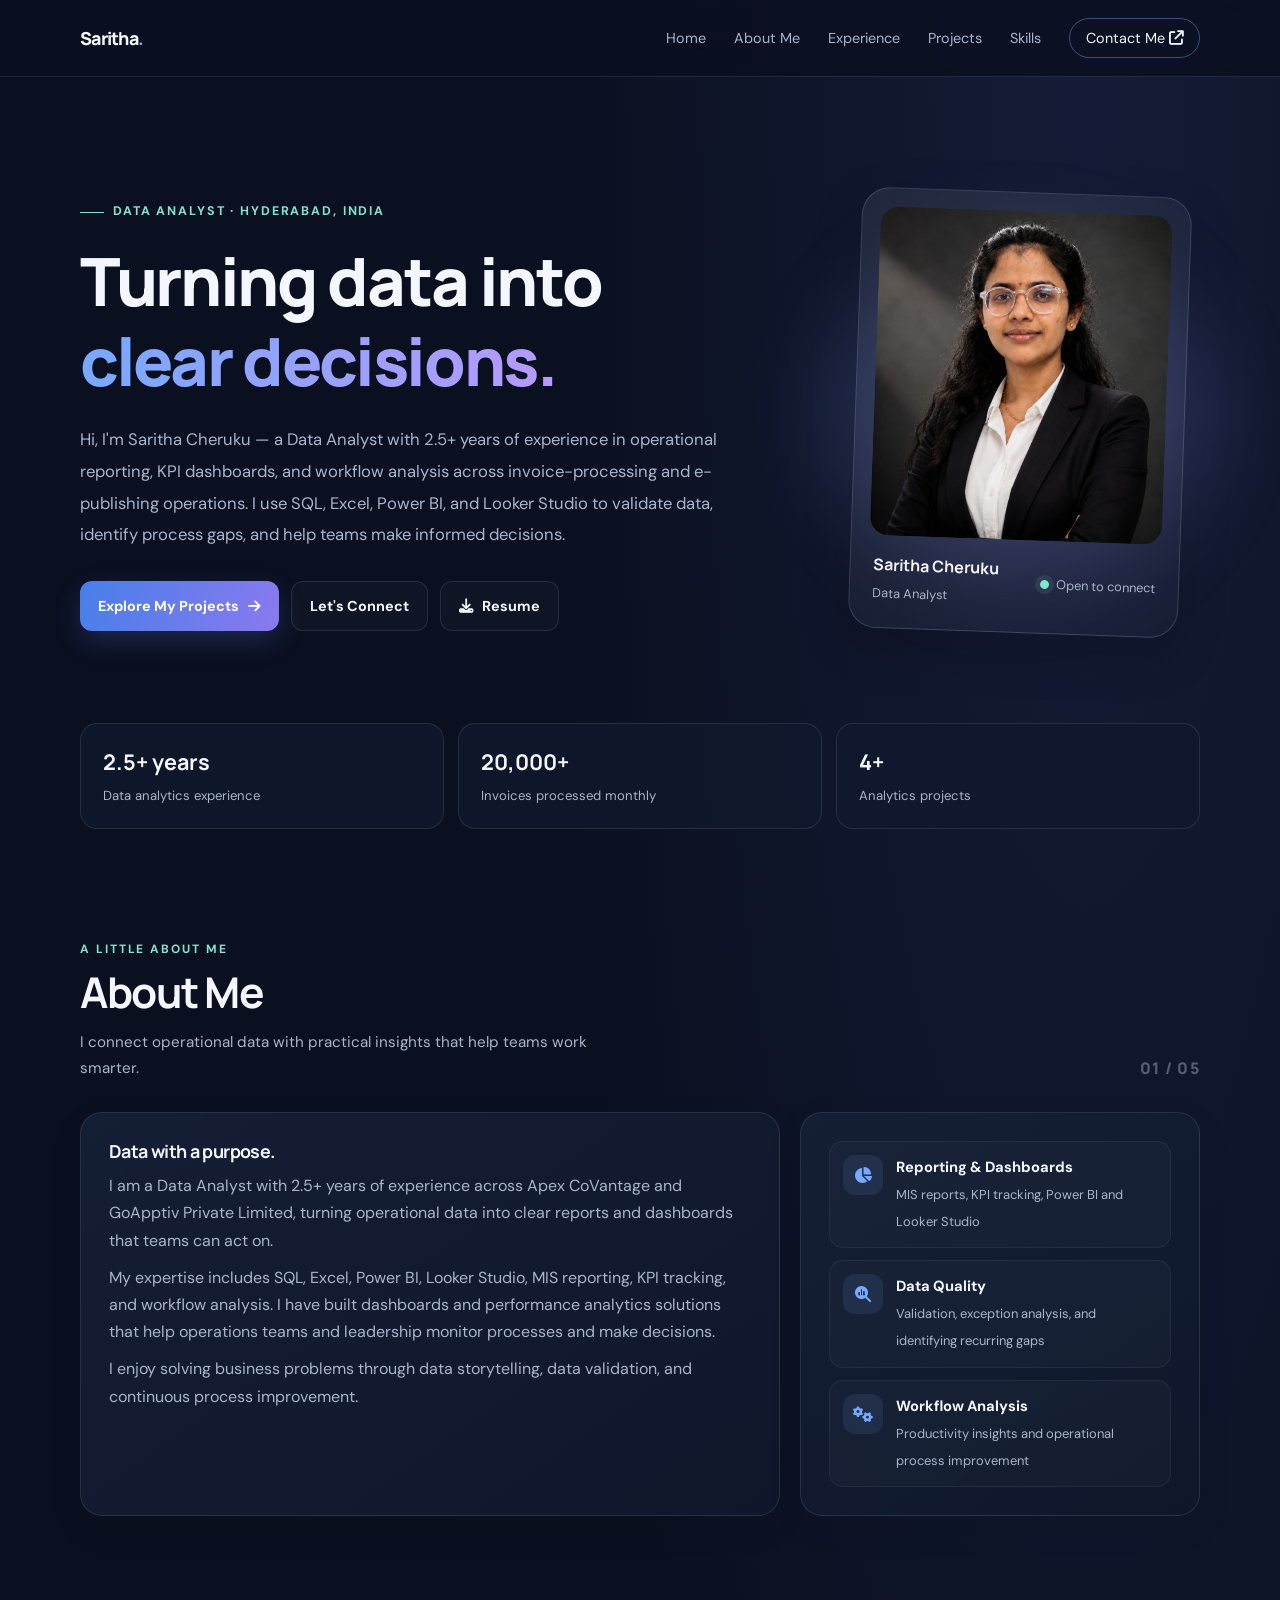
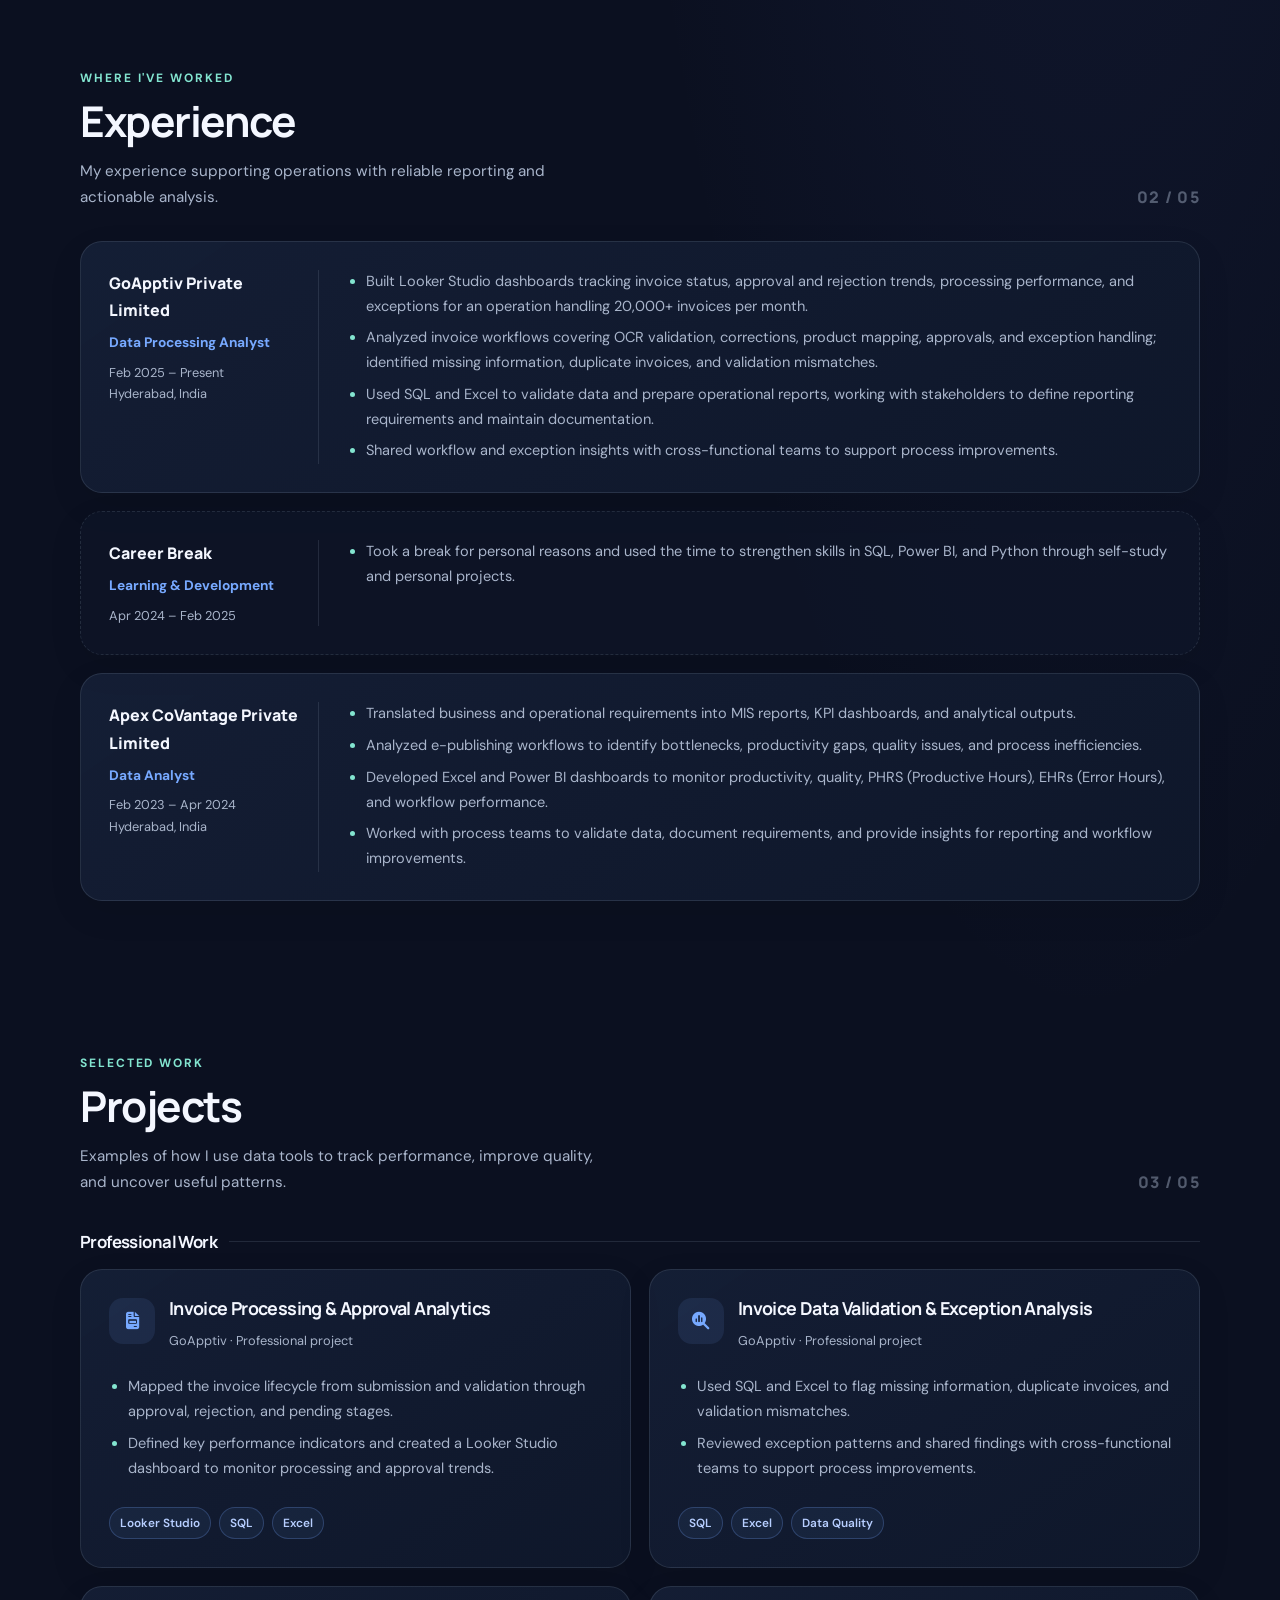
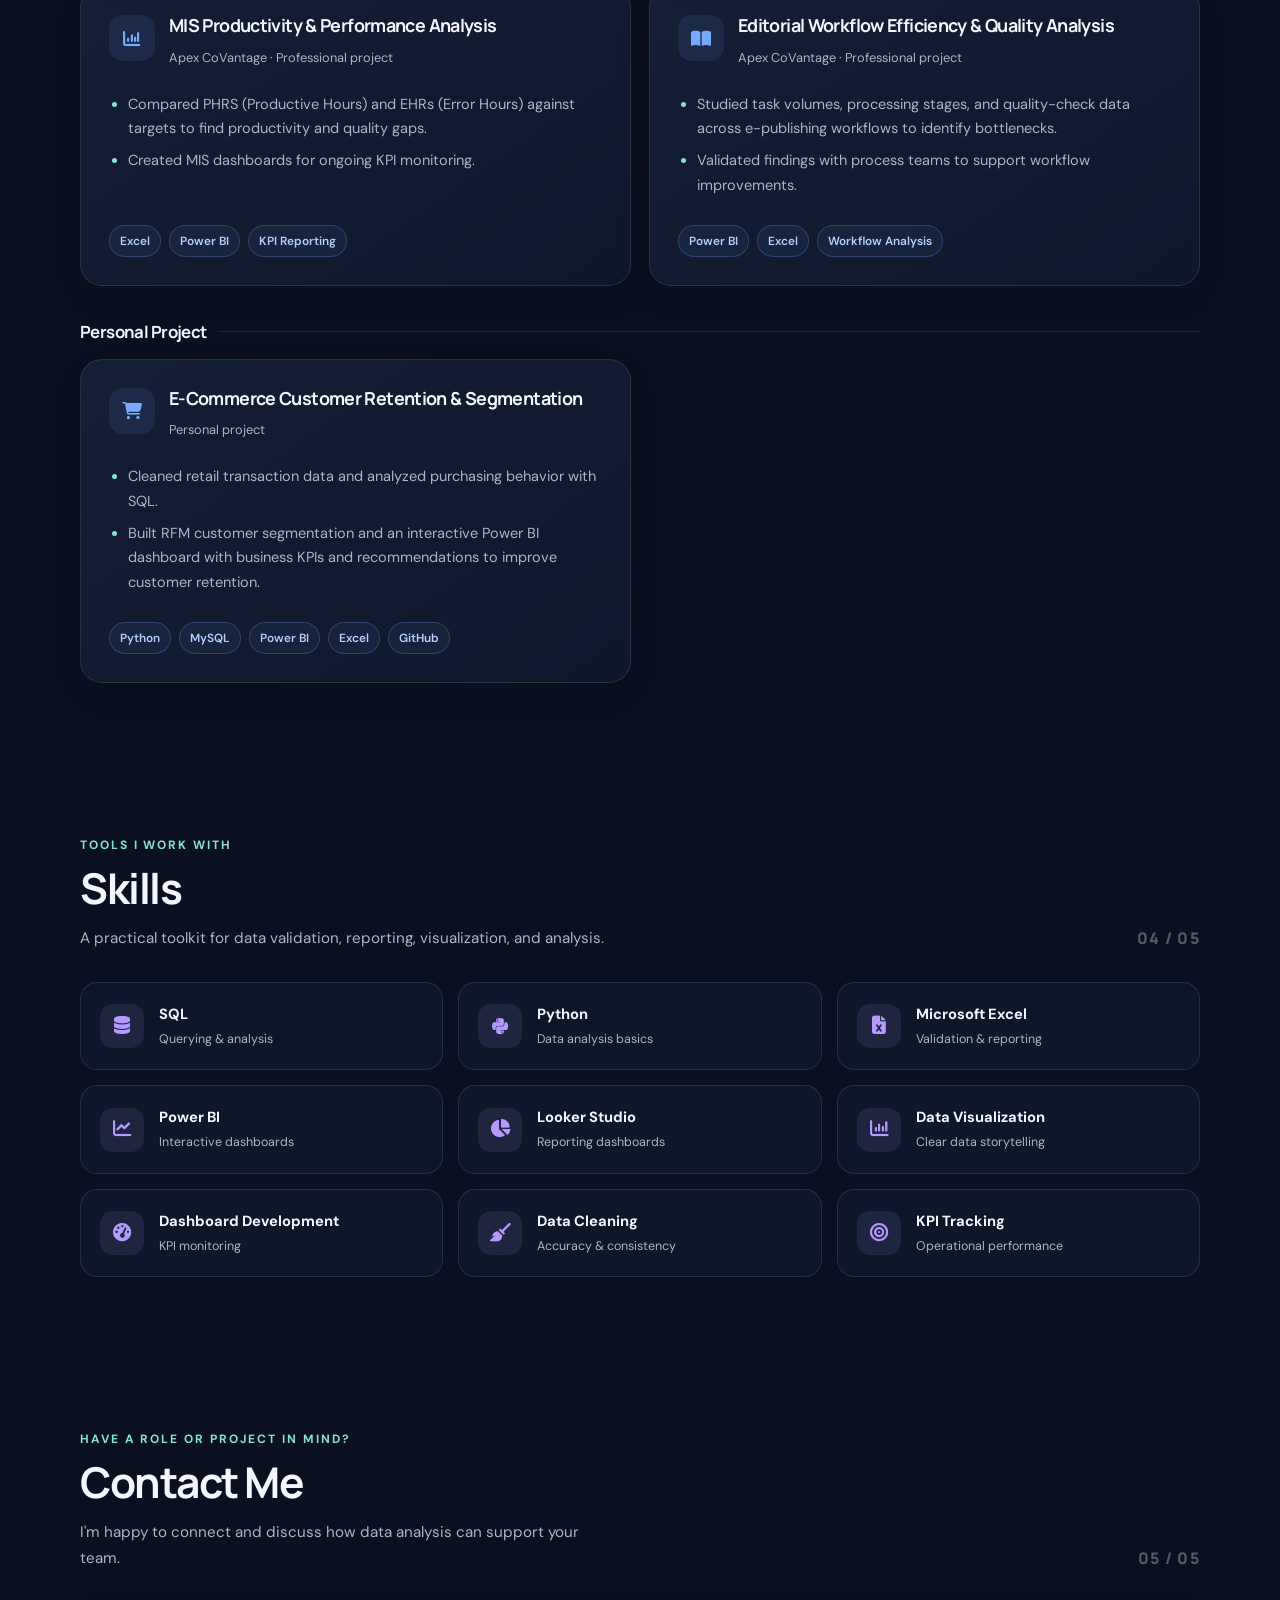
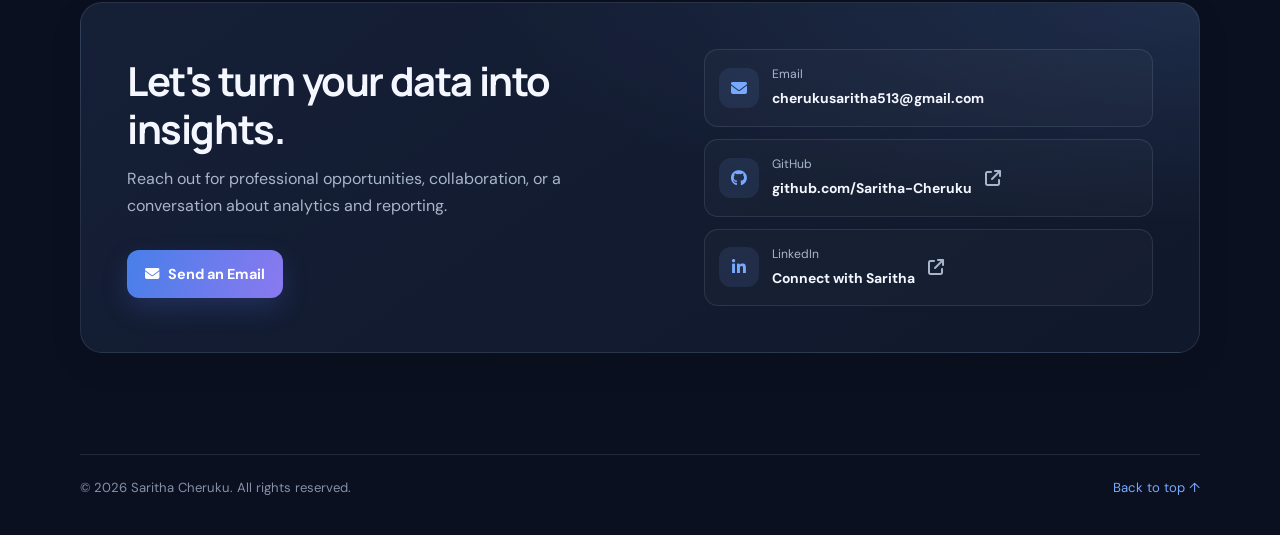
<file: index.html.html>
<!DOCTYPE html>
<html lang="en">
<head>
  <meta charset="UTF-8" />
  <meta name="viewport" content="width=device-width, initial-scale=1.0" />
  <meta name="theme-color" content="#0b1020" />
  <meta name="description" content="Saritha Cheruku — Data Analyst portfolio featuring experience, projects, and skills in SQL, Excel, Power BI, and Looker Studio." />
  <title>Saritha Cheruku | Data Analyst Portfolio</title>
  <link rel="preconnect" href="https://fonts.googleapis.com">
  <link rel="preconnect" href="https://fonts.gstatic.com" crossorigin>
  <link href="https://fonts.googleapis.com/css2?family=DM+Sans:wght@400;500;600;700&family=Manrope:wght@500;600;700;800&display=swap" rel="stylesheet">
  <link rel="stylesheet" href="https://cdnjs.cloudflare.com/ajax/libs/font-awesome/6.5.0/css/all.min.css">
  <style>
    :root{--bg:#0b1020;--surface:#111a2e;--surface-2:#151f36;--border:rgba(148,163,184,.17);--text:#f4f7ff;--muted:#a9b5cb;--blue:#77a9ff;--purple:#b49aff;--mint:#83e5d0;--radius:22px;--shadow:0 18px 50px rgba(0,0,0,.18)}
    *{box-sizing:border-box;margin:0;padding:0}
    html{scroll-behavior:smooth;scroll-padding-top:90px}
    body{font-family:'DM Sans',sans-serif;background:radial-gradient(ellipse at 85% 0%,rgba(82,105,210,.13),transparent 35%),var(--bg);color:var(--text);line-height:1.7;overflow-x:hidden}
    a{color:inherit;text-decoration:none}button,a{-webkit-tap-highlight-color:transparent}a:focus-visible,button:focus-visible{outline:2px solid var(--mint);outline-offset:4px}
    .container{width:min(1120px,calc(100% - 48px));margin-inline:auto}
    .navbar{position:sticky;top:0;z-index:100;background:rgba(11,16,32,.86);backdrop-filter:blur(18px);border-bottom:1px solid var(--border)}
    .nav-inner{min-height:76px;display:flex;align-items:center;justify-content:space-between;gap:24px}
    .brand{font-family:Manrope,sans-serif;font-size:1.12rem;font-weight:800;letter-spacing:-.04em;white-space:nowrap}.brand span{color:var(--blue)}
    .nav-links{display:flex;align-items:center;gap:28px;list-style:none}.nav-links a{font-size:.9rem;color:var(--muted);transition:color .2s}.nav-links a:hover{color:var(--text)}
    .nav-contact{padding:10px 16px;border:1px solid rgba(119,169,255,.42);border-radius:999px;color:var(--text)!important}
    .menu-toggle{display:none}
    .hero{padding:100px 0 76px;display:grid;grid-template-columns:minmax(0,1.45fr) minmax(260px,.75fr);align-items:center;gap:64px;min-height:570px}
    .eyebrow{display:inline-flex;align-items:center;gap:9px;color:var(--mint);font-size:.78rem;font-weight:700;text-transform:uppercase;letter-spacing:.15em;margin-bottom:18px}.eyebrow:before{content:'';width:24px;height:1px;background:currentColor}
    h1,h2,h3{font-family:Manrope,sans-serif;line-height:1.2;letter-spacing:-.035em}h1{font-size:clamp(2.6rem,5.2vw,4.6rem);font-weight:800;max-width:720px}h1 .gradient{display:block;background:linear-gradient(100deg,var(--blue),var(--purple) 65%,#e1a9f7);-webkit-background-clip:text;background-clip:text;color:transparent}
    .hero-copy{font-size:1.04rem;color:var(--muted);max-width:680px;margin-top:24px;line-height:1.9}
    .hero-actions{display:flex;flex-wrap:wrap;gap:12px;margin-top:30px}.btn{display:inline-flex;justify-content:center;align-items:center;gap:9px;padding:12px 18px;border-radius:12px;font-size:.9rem;font-weight:700;transition:transform .2s,background .2s,border-color .2s}.btn:hover{transform:translateY(-2px)}.btn-primary{background:linear-gradient(110deg,#477fe9,#8b79ef);color:white;box-shadow:0 10px 26px rgba(84,112,226,.22)}.btn-secondary{border:1px solid var(--border);background:rgba(255,255,255,.025)}.btn-secondary:hover{border-color:rgba(119,169,255,.5);background:rgba(119,169,255,.07)}
    .profile-wrap{position:relative;justify-self:center;width:min(100%,330px)}.profile-glow{position:absolute;inset:12% -8%;background:linear-gradient(135deg,rgba(119,169,255,.2),rgba(180,154,255,.18));filter:blur(42px);border-radius:50%}.profile-card{position:relative;padding:18px;border-radius:28px;border:1px solid rgba(148,163,184,.25);background:linear-gradient(145deg,rgba(255,255,255,.08),rgba(255,255,255,.025));box-shadow:var(--shadow);transform:rotate(2deg)}.profile-card img{display:block;width:100%;aspect-ratio:4/4.5;object-fit:cover;border-radius:19px;background:var(--surface-2)}.profile-caption{padding:16px 5px 4px;display:flex;align-items:center;justify-content:space-between;gap:10px}.profile-caption strong{display:block;font-family:Manrope,sans-serif}.profile-caption span{font-size:.8rem;color:var(--muted)}.status-dot{width:9px;height:9px;display:inline-block;background:var(--mint);border-radius:50%;box-shadow:0 0 0 5px rgba(131,229,208,.1);margin-right:7px}
    .quick-stats{display:grid;grid-template-columns:repeat(3,1fr);gap:14px;margin:0 auto 34px}.stat-card{padding:20px 22px;border:1px solid var(--border);border-radius:17px;background:rgba(17,26,46,.68)}.stat-card strong{display:block;font-family:Manrope,sans-serif;font-size:1.35rem;color:var(--text)}.stat-card span{font-size:.82rem;color:var(--muted)}
    .section{padding:76px 0}.section-head{display:flex;align-items:end;justify-content:space-between;gap:20px;margin-bottom:30px}.section-kicker{font-size:.75rem;text-transform:uppercase;letter-spacing:.16em;color:var(--mint);font-weight:700;margin-bottom:8px}.section h2{font-size:clamp(1.9rem,3.5vw,2.65rem)}.section-intro{max-width:540px;color:var(--muted);font-size:.95rem;margin-top:12px}.section-number{font-family:Manrope,sans-serif;color:rgba(169,181,203,.45);font-weight:800;font-size:1rem;letter-spacing:.08em}
    .card{background:linear-gradient(145deg,rgba(21,31,54,.94),rgba(15,24,43,.96));border:1px solid var(--border);border-radius:var(--radius);padding:28px;box-shadow:0 12px 35px rgba(0,0,0,.08);transition:transform .25s,border-color .25s,box-shadow .25s;min-width:0}.card:hover{transform:translateY(-4px);border-color:rgba(119,169,255,.38);box-shadow:var(--shadow)}.card h3{font-size:1.12rem;margin-bottom:10px}.muted{color:var(--muted)}.about-grid{display:grid;grid-template-columns:1.4fr .8fr;gap:20px}.about-copy p{color:var(--muted);margin-top:10px}.about-copy p:first-child{margin-top:0}.focus-list{display:grid;gap:12px}.focus-item{display:flex;align-items:flex-start;gap:13px;padding:13px;border-radius:14px;background:rgba(255,255,255,.025);border:1px solid rgba(148,163,184,.1)}.icon-box{flex:0 0 40px;width:40px;height:40px;display:grid;place-items:center;border-radius:12px;color:var(--blue);background:rgba(119,169,255,.1)}.focus-item strong{display:block;font-size:.92rem}.focus-item span{font-size:.81rem;color:var(--muted)}
    .experience-list{display:grid;gap:18px}.experience-card{display:grid;grid-template-columns:210px minmax(0,1fr);gap:28px}.experience-meta{border-right:1px solid var(--border);padding-right:20px}.company{font-weight:800;font-family:Manrope,sans-serif}.role-title{color:var(--blue);font-size:.86rem;font-weight:700;margin:7px 0}.date-location{font-size:.8rem;color:var(--muted)}.experience-card ul,.project-card ul{padding-left:19px;color:var(--muted);font-size:.91rem}.experience-card li+li,.project-card li+li{margin-top:7px}.experience-card li::marker,.project-card li::marker{color:var(--mint)}.break-card{border-style:dashed;background:rgba(17,26,46,.45)}
    .project-grid{display:grid;grid-template-columns:repeat(2,minmax(0,1fr));gap:18px}.project-card{display:flex;flex-direction:column;min-height:100%}.project-top{display:flex;align-items:flex-start;gap:14px;margin-bottom:14px}.project-icon{width:46px;height:46px;flex:0 0 46px;border-radius:14px;display:grid;place-items:center;background:rgba(119,169,255,.1);color:var(--blue);font-size:1.1rem}.project-company{font-size:.8rem;color:var(--muted);margin-top:5px}.project-card ul{margin:10px 0 18px}.project-tags{display:flex;flex-wrap:wrap;gap:8px;margin-top:auto;padding-top:8px}.tag{padding:5px 10px;border-radius:999px;border:1px solid rgba(119,169,255,.24);background:rgba(119,169,255,.07);color:#b7ceff;font-size:.74rem;font-weight:600}.sub-heading{display:flex;align-items:center;gap:12px;margin:36px 0 17px;font-family:Manrope,sans-serif;font-size:1.05rem}.sub-heading:after{content:'';height:1px;background:var(--border);flex:1}
    .skills-grid{display:grid;grid-template-columns:repeat(3,minmax(0,1fr));gap:15px}.skill-card{display:flex;align-items:center;gap:15px;padding:19px;border-radius:17px;border:1px solid var(--border);background:rgba(17,26,46,.7);transition:transform .2s,border-color .2s}.skill-card:hover{transform:translateY(-3px);border-color:rgba(119,169,255,.4)}.skill-icon{width:44px;height:44px;flex:0 0 44px;display:grid;place-items:center;border-radius:13px;background:rgba(180,154,255,.1);color:var(--purple);font-size:1.15rem}.skill-card strong{display:block;font-size:.92rem}.skill-card span{display:block;color:var(--muted);font-size:.78rem;margin-top:2px}
    .contact-card{display:grid;grid-template-columns:1.1fr .9fr;gap:28px;align-items:center;padding:clamp(26px,5vw,46px);background:radial-gradient(ellipse at 100% 0%,rgba(119,169,255,.13),transparent 45%),linear-gradient(145deg,#151f36,#10182b)}.contact-card h2{font-size:clamp(1.8rem,3.4vw,2.5rem)}.contact-card p{color:var(--muted);margin-top:12px;max-width:500px}.contact-links{display:grid;gap:12px}.contact-link{display:flex;align-items:center;gap:13px;padding:14px;border:1px solid var(--border);border-radius:14px;background:rgba(255,255,255,.025);transition:border-color .2s}.contact-link:hover{border-color:rgba(119,169,255,.5)}.contact-link .icon-box{flex-shrink:0}.contact-link small{display:block;color:var(--muted);font-size:.76rem}.contact-link strong{font-size:.87rem;overflow-wrap:anywhere}
    footer{padding:25px 0 35px;color:#8491a9;font-size:.82rem}.footer-inner{display:flex;align-items:center;justify-content:space-between;gap:15px;border-top:1px solid var(--border);padding-top:22px}.back-top{color:var(--blue)}
    @media(min-width:1200px){.hero{padding-top:115px;padding-bottom:90px}}
    @media(max-width:850px){.container{width:min(100% - 36px,720px)}.hero{grid-template-columns:1fr .7fr;gap:28px;padding-top:75px;min-height:auto}.profile-wrap{max-width:270px}.nav-links{gap:16px}.nav-links a{font-size:.83rem}.about-grid{grid-template-columns:1fr}.experience-card{grid-template-columns:175px minmax(0,1fr);gap:20px}.skills-grid{grid-template-columns:repeat(2,minmax(0,1fr))}.section{padding:62px 0}}
    @media(max-width:620px){.container{width:calc(100% - 32px)}.nav-inner{min-height:66px;flex-wrap:wrap;padding:12px 0}.menu-toggle{display:block;border:1px solid var(--border);background:var(--surface);color:var(--text);border-radius:10px;padding:9px 12px;font-size:1rem;cursor:pointer}.nav-links{display:none;order:3;width:100%;flex-direction:column;align-items:stretch;gap:0;padding:5px 0 8px}.nav-links.open{display:flex}.nav-links li a{display:block;padding:11px 8px;font-size:.95rem}.nav-contact{border:0;padding:11px 8px}.hero{grid-template-columns:1fr;text-align:center;padding:64px 0 40px;gap:36px}.hero .eyebrow{justify-content:center}.hero-copy{font-size:.96rem;margin:19px auto 0}.hero-actions{justify-content:center}.btn{padding:12px 14px;font-size:.85rem}.profile-wrap{width:220px}.profile-card{padding:12px;border-radius:22px}.profile-card img{border-radius:15px;aspect-ratio:1/1.05}.quick-stats{grid-template-columns:1fr;gap:10px;margin-bottom:14px}.stat-card{display:flex;align-items:center;justify-content:space-between;padding:15px 18px}.stat-card strong{font-size:1.12rem}.section{padding:48px 0}.section-head{align-items:flex-start;margin-bottom:22px}.section-number{display:none}.section h2{font-size:1.85rem}.section-intro{font-size:.9rem}.card{padding:21px;border-radius:18px}.experience-card{grid-template-columns:1fr;gap:14px}.experience-meta{border-right:0;border-bottom:1px solid var(--border);padding:0 0 14px}.project-grid{grid-template-columns:1fr}.skills-grid{grid-template-columns:1fr 1fr;gap:10px}.skill-card{padding:13px;gap:10px}.skill-icon{width:36px;height:36px;flex-basis:36px;font-size:1rem}.skill-card strong{font-size:.82rem}.skill-card span{font-size:.72rem}.contact-card{grid-template-columns:1fr;gap:23px}.footer-inner{flex-direction:column;text-align:center}.sub-heading{margin-top:28px}}
    @media(max-width:380px){.skills-grid{grid-template-columns:1fr}.hero-actions .btn{width:100%}.profile-wrap{width:190px}}
    @media(prefers-reduced-motion:reduce){html{scroll-behavior:auto}*,*::before,*::after{transition:none!important;animation:none!important}}
  </style>
</head>
<body>
  <header class="navbar">
    <nav class="container nav-inner" aria-label="Main navigation">
      <a class="brand" href="#home">Saritha<span>.</span></a>
      <button class="menu-toggle" id="menuToggle" aria-label="Toggle navigation" aria-expanded="false" aria-controls="navLinks"><i class="fa-solid fa-bars"></i></button>
      <ul class="nav-links" id="navLinks">
        <li><a href="#home">Home</a></li><li><a href="#about">About Me</a></li><li><a href="#experience">Experience</a></li><li><a href="#projects">Projects</a></li><li><a href="#skills">Skills</a></li><li><a class="nav-contact" href="#contact">Contact Me <i class="fa-solid fa-arrow-up-right-from-square"></i></a></li>
      </ul>
    </nav>
  </header>

  <main>
    <section class="container hero" id="home">
      <div class="hero-content">
        <div class="eyebrow">Data Analyst · Hyderabad, India</div>
        <h1>Turning data into <span class="gradient">clear decisions.</span></h1>
        <p class="hero-copy">Hi, I'm Saritha Cheruku — a Data Analyst with 2.5+ years of experience in operational reporting, KPI dashboards, and workflow analysis across invoice-processing and e-publishing operations. I use SQL, Excel, Power BI, and Looker Studio to validate data, identify process gaps, and help teams make informed decisions.</p>
        <div class="hero-actions"><a class="btn btn-primary" href="#projects">Explore My Projects <i class="fa-solid fa-arrow-right"></i></a><a class="btn btn-secondary" href="#contact">Let's Connect</a><a class="btn btn-secondary" href="SARITHA_CHERUKU_Profile" download><i class="fa-solid fa-download"></i> Resume</a></div>
      </div>
      <div class="profile-wrap"><div class="profile-glow"></div><div class="profile-card"><img src="Profile.jpeg" alt="Saritha Cheruku profile photo" onerror="this.style.display='none';this.parentElement.insertAdjacentHTML('afterbegin','<div style=&quot;aspect-ratio:1/1.1;display:grid;place-items:center;border-radius:19px;background:linear-gradient(135deg,#202e4c,#19162f);font-size:5rem;color:#9abaff&quot;><i class=&quot;fa-solid fa-user&quot;></i></div>')"><div class="profile-caption"><div><strong>Saritha Cheruku</strong><span>Data Analyst</span></div><div><span class="status-dot"></span><span>Open to connect</span></div></div></div></div>
    </section>

    <section class="container quick-stats" aria-label="Portfolio highlights"><div class="stat-card"><strong>2.5+ years</strong><span>Data analytics experience</span></div><div class="stat-card"><strong>20,000+</strong><span>Invoices processed monthly</span></div><div class="stat-card"><strong>4+</strong><span>Analytics projects</span></div></section>

    <section class="section" id="about"><div class="container">
      <div class="section-head"><div><div class="section-kicker">A little about me</div><h2>About Me</h2><p class="section-intro">I connect operational data with practical insights that help teams work smarter.</p></div><span class="section-number">01 / 05</span></div>
      <div class="about-grid"><article class="card about-copy"><h3>Data with a purpose.</h3><p>I am a Data Analyst with 2.5+ years of experience across Apex CoVantage and GoApptiv Private Limited, turning operational data into clear reports and dashboards that teams can act on.</p><p>My expertise includes SQL, Excel, Power BI, Looker Studio, MIS reporting, KPI tracking, and workflow analysis. I have built dashboards and performance analytics solutions that help operations teams and leadership monitor processes and make decisions.</p><p>I enjoy solving business problems through data storytelling, data validation, and continuous process improvement.</p></article>
      <aside class="card focus-list"><div class="focus-item"><div class="icon-box"><i class="fa-solid fa-chart-pie"></i></div><div><strong>Reporting & Dashboards</strong><span>MIS reports, KPI tracking, Power BI and Looker Studio</span></div></div><div class="focus-item"><div class="icon-box"><i class="fa-solid fa-magnifying-glass-chart"></i></div><div><strong>Data Quality</strong><span>Validation, exception analysis, and identifying recurring gaps</span></div></div><div class="focus-item"><div class="icon-box"><i class="fa-solid fa-gears"></i></div><div><strong>Workflow Analysis</strong><span>Productivity insights and operational process improvement</span></div></div></aside></div>
    </div></section>

    <section class="section" id="experience"><div class="container">
      <div class="section-head"><div><div class="section-kicker">Where I've worked</div><h2>Experience</h2><p class="section-intro">My experience supporting operations with reliable reporting and actionable analysis.</p></div><span class="section-number">02 / 05</span></div>
      <div class="experience-list">
        <article class="card experience-card"><div class="experience-meta"><div class="company">GoApptiv Private Limited</div><div class="role-title">Data Processing Analyst</div><div class="date-location">Feb 2025 – Present<br>Hyderabad, India</div></div><div><ul><li>Built Looker Studio dashboards tracking invoice status, approval and rejection trends, processing performance, and exceptions for an operation handling 20,000+ invoices per month.</li><li>Analyzed invoice workflows covering OCR validation, corrections, product mapping, approvals, and exception handling; identified missing information, duplicate invoices, and validation mismatches.</li><li>Used SQL and Excel to validate data and prepare operational reports, working with stakeholders to define reporting requirements and maintain documentation.</li><li>Shared workflow and exception insights with cross-functional teams to support process improvements.</li></ul></div></article>
        <article class="card experience-card break-card"><div class="experience-meta"><div class="company">Career Break</div><div class="role-title">Learning & Development</div><div class="date-location">Apr 2024 – Feb 2025</div></div><div><ul><li>Took a break for personal reasons and used the time to strengthen skills in SQL, Power BI, and Python through self-study and personal projects.</li></ul></div></article>
        <article class="card experience-card"><div class="experience-meta"><div class="company">Apex CoVantage Private Limited</div><div class="role-title">Data Analyst</div><div class="date-location">Feb 2023 – Apr 2024<br>Hyderabad, India</div></div><div><ul><li>Translated business and operational requirements into MIS reports, KPI dashboards, and analytical outputs.</li><li>Analyzed e-publishing workflows to identify bottlenecks, productivity gaps, quality issues, and process inefficiencies.</li><li>Developed Excel and Power BI dashboards to monitor productivity, quality, PHRS (Productive Hours), EHRs (Error Hours), and workflow performance.</li><li>Worked with process teams to validate data, document requirements, and provide insights for reporting and workflow improvements.</li></ul></div></article>
      </div>
    </div></section>

    <section class="section" id="projects"><div class="container">
      <div class="section-head"><div><div class="section-kicker">Selected work</div><h2>Projects</h2><p class="section-intro">Examples of how I use data tools to track performance, improve quality, and uncover useful patterns.</p></div><span class="section-number">03 / 05</span></div>
      <h3 class="sub-heading">Professional Work</h3><div class="project-grid">
        <article class="card project-card"><div class="project-top"><div class="project-icon"><i class="fa-solid fa-file-invoice"></i></div><div><h3>Invoice Processing & Approval Analytics</h3><div class="project-company">GoApptiv · Professional project</div></div></div><ul><li>Mapped the invoice lifecycle from submission and validation through approval, rejection, and pending stages.</li><li>Defined key performance indicators and created a Looker Studio dashboard to monitor processing and approval trends.</li></ul><div class="project-tags"><span class="tag">Looker Studio</span><span class="tag">SQL</span><span class="tag">Excel</span></div></article>
        <article class="card project-card"><div class="project-top"><div class="project-icon"><i class="fa-solid fa-magnifying-glass-chart"></i></div><div><h3>Invoice Data Validation & Exception Analysis</h3><div class="project-company">GoApptiv · Professional project</div></div></div><ul><li>Used SQL and Excel to flag missing information, duplicate invoices, and validation mismatches.</li><li>Reviewed exception patterns and shared findings with cross-functional teams to support process improvements.</li></ul><div class="project-tags"><span class="tag">SQL</span><span class="tag">Excel</span><span class="tag">Data Quality</span></div></article>
        <article class="card project-card"><div class="project-top"><div class="project-icon"><i class="fa-solid fa-chart-column"></i></div><div><h3>MIS Productivity & Performance Analysis</h3><div class="project-company">Apex CoVantage · Professional project</div></div></div><ul><li>Compared PHRS (Productive Hours) and EHRs (Error Hours) against targets to find productivity and quality gaps.</li><li>Created MIS dashboards for ongoing KPI monitoring.</li></ul><div class="project-tags"><span class="tag">Excel</span><span class="tag">Power BI</span><span class="tag">KPI Reporting</span></div></article>
        <article class="card project-card"><div class="project-top"><div class="project-icon"><i class="fa-solid fa-book-open"></i></div><div><h3>Editorial Workflow Efficiency & Quality Analysis</h3><div class="project-company">Apex CoVantage · Professional project</div></div></div><ul><li>Studied task volumes, processing stages, and quality-check data across e-publishing workflows to identify bottlenecks.</li><li>Validated findings with process teams to support workflow improvements.</li></ul><div class="project-tags"><span class="tag">Power BI</span><span class="tag">Excel</span><span class="tag">Workflow Analysis</span></div></article>
      </div>
      <h3 class="sub-heading">Personal Project</h3><div class="project-grid"><article class="card project-card"><div class="project-top"><div class="project-icon"><i class="fa-solid fa-cart-shopping"></i></div><div><h3>E-Commerce Customer Retention & Segmentation</h3><div class="project-company">Personal project</div></div></div><ul><li>Cleaned retail transaction data and analyzed purchasing behavior with SQL.</li><li>Built RFM customer segmentation and an interactive Power BI dashboard with business KPIs and recommendations to improve customer retention.</li></ul><div class="project-tags"><span class="tag">Python</span><span class="tag">MySQL</span><span class="tag">Power BI</span><span class="tag">Excel</span><span class="tag">GitHub</span></div></article></div>
    </div></section>

    <section class="section" id="skills"><div class="container">
      <div class="section-head"><div><div class="section-kicker">Tools I work with</div><h2>Skills</h2><p class="section-intro">A practical toolkit for data validation, reporting, visualization, and analysis.</p></div><span class="section-number">04 / 05</span></div>
      <div class="skills-grid"><div class="skill-card"><div class="skill-icon"><i class="fa-solid fa-database"></i></div><div><strong>SQL</strong><span>Querying & analysis</span></div></div><div class="skill-card"><div class="skill-icon"><i class="fa-brands fa-python"></i></div><div><strong>Python</strong><span>Data analysis basics</span></div></div><div class="skill-card"><div class="skill-icon"><i class="fa-solid fa-file-excel"></i></div><div><strong>Microsoft Excel</strong><span>Validation & reporting</span></div></div><div class="skill-card"><div class="skill-icon"><i class="fa-solid fa-chart-line"></i></div><div><strong>Power BI</strong><span>Interactive dashboards</span></div></div><div class="skill-card"><div class="skill-icon"><i class="fa-solid fa-chart-pie"></i></div><div><strong>Looker Studio</strong><span>Reporting dashboards</span></div></div><div class="skill-card"><div class="skill-icon"><i class="fa-solid fa-chart-column"></i></div><div><strong>Data Visualization</strong><span>Clear data storytelling</span></div></div><div class="skill-card"><div class="skill-icon"><i class="fa-solid fa-gauge-high"></i></div><div><strong>Dashboard Development</strong><span>KPI monitoring</span></div></div><div class="skill-card"><div class="skill-icon"><i class="fa-solid fa-broom"></i></div><div><strong>Data Cleaning</strong><span>Accuracy & consistency</span></div></div><div class="skill-card"><div class="skill-icon"><i class="fa-solid fa-bullseye"></i></div><div><strong>KPI Tracking</strong><span>Operational performance</span></div></div></div>
    </div></section>

    <section class="section" id="contact"><div class="container">
      <div class="section-head"><div><div class="section-kicker">Have a role or project in mind?</div><h2>Contact Me</h2><p class="section-intro">I'm happy to connect and discuss how data analysis can support your team.</p></div><span class="section-number">05 / 05</span></div>
      <div class="card contact-card"><div><h2>Let's turn your data into insights.</h2><p>Reach out for professional opportunities, collaboration, or a conversation about analytics and reporting.</p><div class="hero-actions"><a class="btn btn-primary" href="mailto:cherukusaritha513@gmail.com"><i class="fa-solid fa-envelope"></i> Send an Email</a></div></div><div class="contact-links"><a class="contact-link" href="mailto:cherukusaritha513@gmail.com"><div class="icon-box"><i class="fa-solid fa-envelope"></i></div><div><small>Email</small><strong>cherukusaritha513@gmail.com</strong></div></a><a class="contact-link" href="https://github.com/Saritha-Cheruku" target="_blank" rel="noopener noreferrer"><div class="icon-box"><i class="fa-brands fa-github"></i></div><div><small>GitHub</small><strong>github.com/Saritha-Cheruku</strong></div><i class="fa-solid fa-arrow-up-right-from-square muted"></i></a><a class="contact-link" href="https://www.linkedin.com/in/saritha-cheruku-7a8979227" target="_blank" rel="noopener noreferrer"><div class="icon-box"><i class="fa-brands fa-linkedin-in"></i></div><div><small>LinkedIn</small><strong>Connect with Saritha</strong></div><i class="fa-solid fa-arrow-up-right-from-square muted"></i></a></div></div>
    </div></section>
  </main>
  <footer><div class="container footer-inner"><span>© 2026 Saritha Cheruku. All rights reserved.</span><a class="back-top" href="#home">Back to top ↑</a></div></footer>
  <script>
    const menuToggle = document.getElementById('menuToggle');
    const navLinks = document.getElementById('navLinks');
    menuToggle.addEventListener('click', () => {
      const isOpen = navLinks.classList.toggle('open');
      menuToggle.setAttribute('aria-expanded', String(isOpen));
      menuToggle.innerHTML = isOpen ? '<i class="fa-solid fa-xmark"></i>' : '<i class="fa-solid fa-bars"></i>';
    });
    navLinks.querySelectorAll('a').forEach(link => link.addEventListener('click', () => {
      navLinks.classList.remove('open');
      menuToggle.setAttribute('aria-expanded', 'false');
      menuToggle.innerHTML = '<i class="fa-solid fa-bars"></i>';
    }));
  </script>
</body>
</html>
</file>
